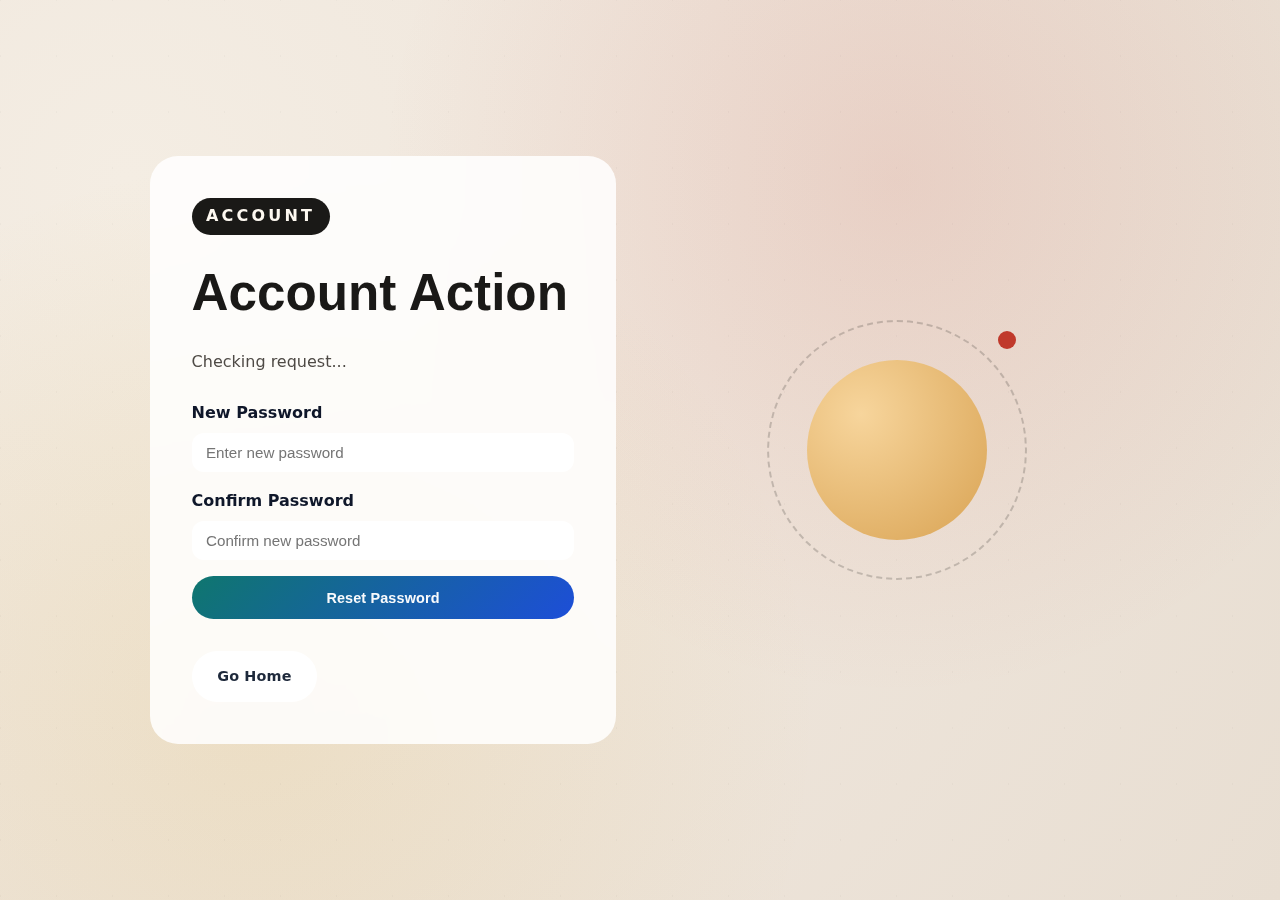
<file: action.html>
<!doctype html>
<html lang="en">

<head>
  <meta charset="utf-8" />
  <meta name="viewport" content="width=device-width, initial-scale=1" />
  <title>Account Action | Kaung Khant Ko</title>
  <meta name="description" content="Complete account actions." />
  <meta name="robots" content="noindex, nofollow" />
  <meta http-equiv="Content-Security-Policy"
    content="default-src 'self'; img-src 'self' data: https://upload.wikimedia.org https://www.googletagmanager.com https://www.google-analytics.com; style-src 'self' 'unsafe-inline' https://fonts.googleapis.com; font-src 'self' https://fonts.gstatic.com; script-src 'self' 'unsafe-inline' https://www.googletagmanager.com https://www.gstatic.com; connect-src 'self' https://www.google-analytics.com https://www.googletagmanager.com https://identitytoolkit.googleapis.com https://securetoken.googleapis.com; base-uri 'self'; form-action 'self'; upgrade-insecure-requests" />
  <meta name="theme-color" content="#c0392b" />
  <link rel="preconnect" href="https://fonts.googleapis.com" />
  <link rel="preconnect" href="https://fonts.gstatic.com" crossorigin />
  <link
    href="https://fonts.googleapis.com/css2?family=Syne:wght@500;600;700;800&family=Sora:wght@300;400;500;600;700&display=swap"
    rel="stylesheet" />
  <link rel="preload" href="style.css" as="style" />
  <link rel="stylesheet" href="style.css" />
  <link rel="manifest" href="manifest.json" />
  <link rel="icon" href="favicon.png" type="image/png" />
</head>

<body class="error-page">
  <div class="error-bg"></div>
  <div class="error-grid"></div>

  <main class="error-shell">
    <div class="error-card">
      <span class="error-chip">ACCOUNT</span>
      <h1>Account Action</h1>
      <p class="action-status">Checking request...</p>

      <form class="admin-form action-form" hidden>
        <label class="admin-field">
          <span>New Password</span>
          <input type="password" name="newPassword" placeholder="Enter new password" minlength="6" />
        </label>
        <label class="admin-field">
          <span>Confirm Password</span>
          <input type="password" name="confirmPassword" placeholder="Confirm new password" minlength="6" />
        </label>
        <button class="primary-button" type="submit">Reset Password</button>
      </form>

      <div class="action-message muted" style="margin-top: 1rem;"></div>
      <a class="secondary-button" href="index.html" style="margin-top: 1rem;">Go Home</a>
    </div>

    <div class="error-orbital">
      <div class="orbit"></div>
      <div class="planet"></div>
      <div class="satellite"></div>
    </div>
  </main>

  <script type="module" src="action.js"></script>
</body>

</html>
</file>
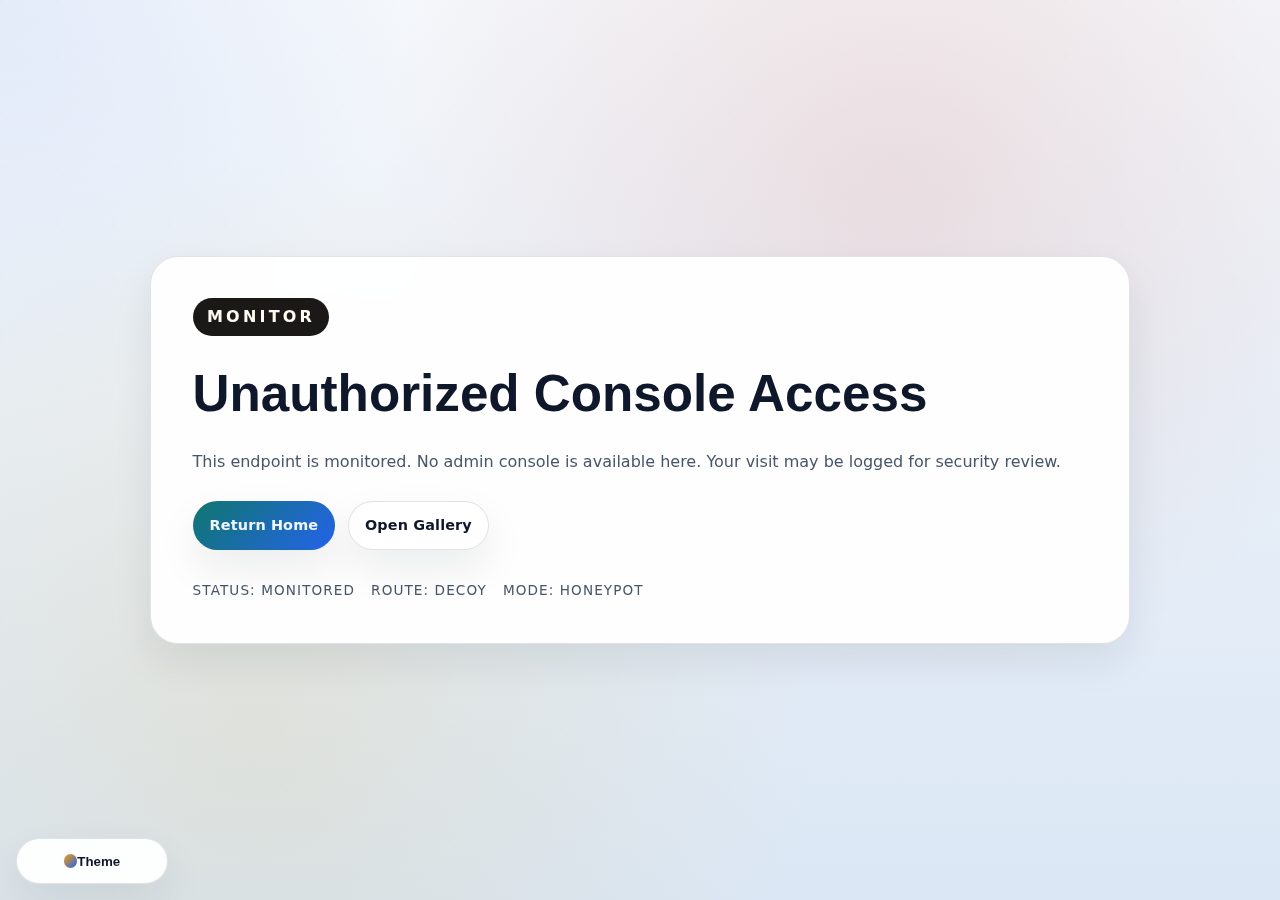
<file: admin-console.html>
<!doctype html>
<html lang="en">

<head>
  <meta charset="utf-8" />
  <meta name="viewport" content="width=device-width, initial-scale=1" />
  <title>System Console</title>
  <meta name="robots" content="noindex, nofollow" />
  <meta name="theme-color" content="#0f172a" />
  <meta http-equiv="Content-Security-Policy"
    content="default-src 'self'; img-src 'self' data: https://www.googletagmanager.com https://www.google-analytics.com; style-src 'self' 'unsafe-inline' https://fonts.googleapis.com; font-src 'self' https://fonts.gstatic.com; script-src 'self' 'unsafe-inline' https://www.googletagmanager.com; connect-src 'self' https://www.google-analytics.com https://www.googletagmanager.com; base-uri 'self'; form-action 'self'; object-src 'none'; frame-src 'none'; upgrade-insecure-requests" />

  <link rel="preconnect" href="https://fonts.googleapis.com" />
  <link rel="preconnect" href="https://fonts.gstatic.com" crossorigin />
  <link
    href="https://fonts.googleapis.com/css2?family=Syne:wght@500;600;700;800&amp;family=Sora:wght@300;400;500;600;700&amp;display=swap"
    rel="stylesheet" />
  <link rel="stylesheet" href="style.css" />
  <link rel="stylesheet" href="site-fixes.css" />
  <link rel="icon" href="favicon.png" type="image/png" />

  <script async src="https://www.googletagmanager.com/gtag/js?id=G-2Z1HYZ952T"></script>
  <script>
    window.dataLayer = window.dataLayer || [];
    function gtag() { dataLayer.push(arguments); }
    gtag('js', new Date());
    gtag('config', 'G-2Z1HYZ952T');

    window.addEventListener('load', function () {
      localStorage.setItem('security-honeypot-hit', new Date().toISOString());
      if (typeof gtag === 'function') {
        gtag('event', 'honeypot_hit', {
          event_category: 'security',
          event_label: window.location.pathname,
          page_title: document.title
        });
      }
    });
  </script>
</head>

<body class="error-page">
  <div class="error-bg"></div>
  <div class="error-grid"></div>

  <main class="error-shell">
    <div class="error-card">
      <span class="error-chip">MONITOR</span>
      <h1>Unauthorized Console Access</h1>
      <p>
        This endpoint is monitored. No admin console is available here.
        Your visit may be logged for security review.
      </p>
      <div class="error-actions">
        <a class="primary-button" href="index.html">Return Home</a>
        <a class="secondary-button" href="gallery.html">Open Gallery</a>
      </div>
      <div class="error-coordinates">
        <span>Status: monitored</span>
        <span>Route: decoy</span>
        <span>Mode: honeypot</span>
      </div>
    </div>
  </main>

  <button type="button" class="theme-toggle theme-toggle--floating" data-theme-toggle aria-label="Toggle color theme">Theme</button>

  <script src="script.js" defer></script>
</body>

</html>
</file>
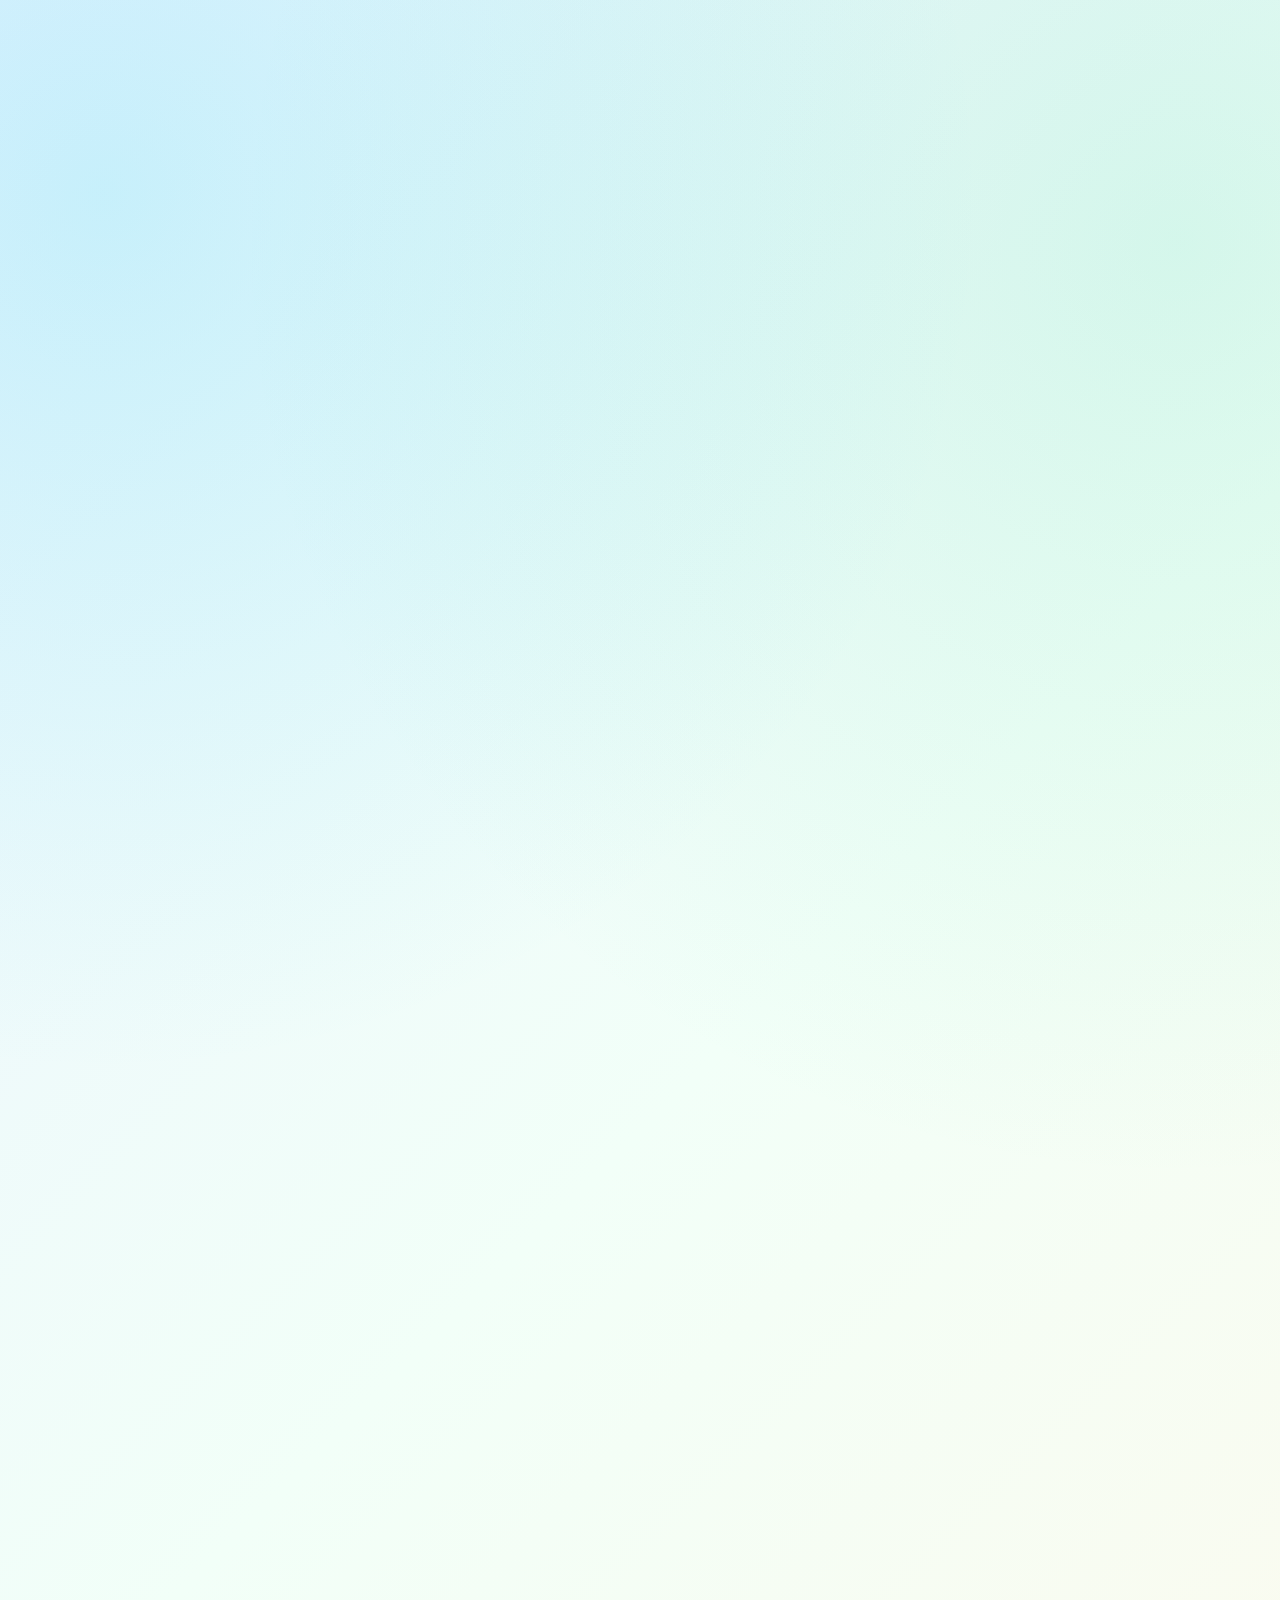
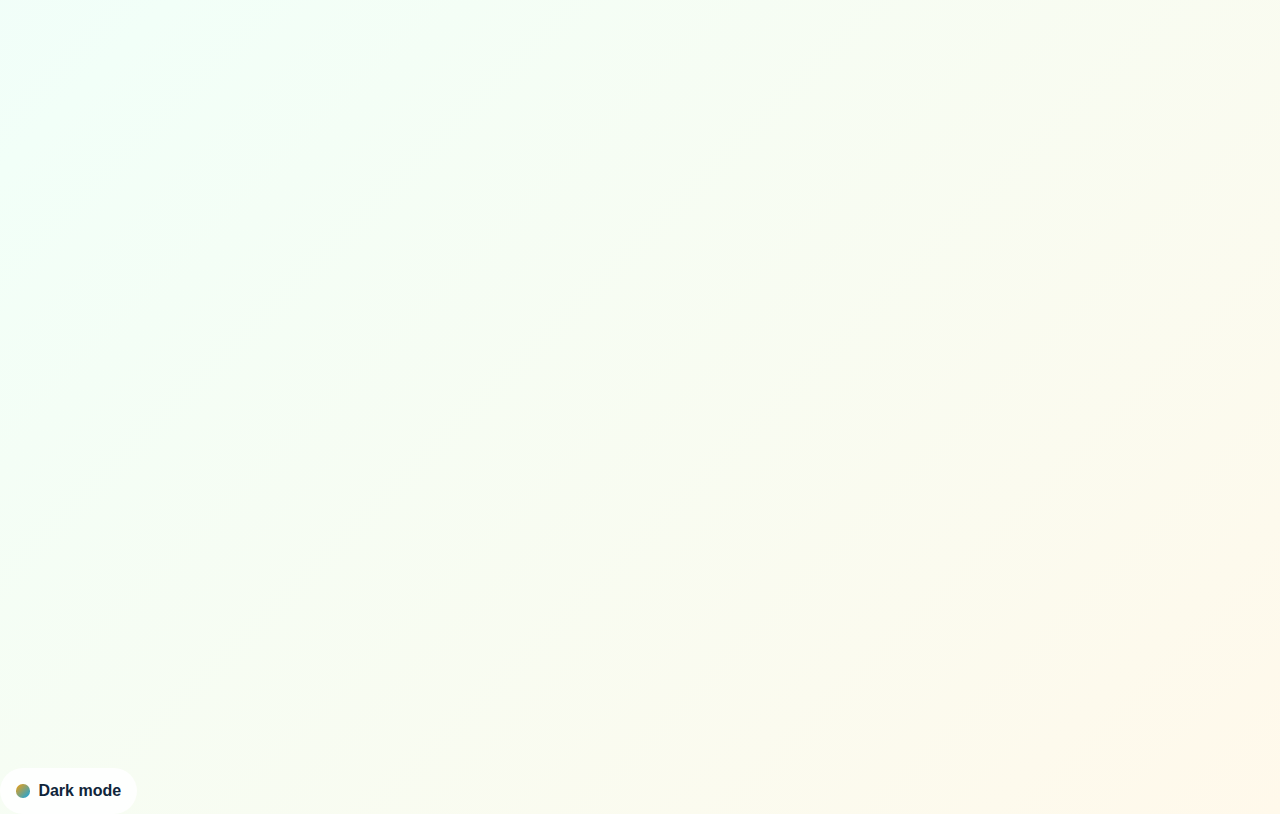
<file: newstep.html>
<!DOCTYPE html>
<html lang="en">
<head>
  <meta charset="UTF-8" />
  <meta name="viewport" content="width=device-width, initial-scale=1.0" />
  <meta name="theme-color" content="#f5f8fc" />
  <title>NewSteps - Student Finance Planner</title>
  <link rel="preconnect" href="https://fonts.googleapis.com" />
  <link rel="preconnect" href="https://fonts.gstatic.com" crossorigin />
  <link href="https://fonts.googleapis.com/css2?family=Manrope:wght@400;500;600;700&display=swap" rel="stylesheet" />
  <link rel="stylesheet" href="https://api.fontshare.com/v2/css?f[]=clash-display@400,500,600,700&display=swap" />
  <link rel="icon" type="image/png" href="NS.png" />
  <link rel="stylesheet" href="newstep.css" />
</head>
<body>
  <header class="hero">
    <div class="hero__content">
      <div class="brand-row">
        <img src="NS.png" alt="NewSteps logo" class="brand-logo" />
        <p class="eyebrow">NewSteps</p>
      </div>
      <nav class="page-links" aria-label="Site navigation">
        <a href="index.html">Home</a>
        <a href="index.html#projects">Projects</a>
        <a href="gallery.html">Gallery</a>
      </nav>
      <div class="hero-controls">
        <button type="button" class="theme-toggle" data-theme-toggle aria-label="Toggle color theme">Theme</button>
      </div>
      <h1>Simple Student Money Planner</h1>
      <p class="subtitle">Enter daily money in, daily spending out, and see clear monthly savings results.</p>
    </div>
  </header>

  <main class="container">
    <section class="card input-card">
      <h2>Daily Inputs</h2>
      <div class="grid">
        <label>Daily Pocket Money (MMK)
          <input type="number" id="income" min="0" step="1" placeholder="e.g. 8000" />
        </label>

        <label>Savings Goal Amount (MMK)
          <input type="number" id="goal" min="0" step="1" placeholder="e.g. 500000" />
        </label>

        <label>Timeframe
          <select id="timeframeType">
            <option value="months">Months</option>
            <option value="years">Years</option>
          </select>
        </label>

        <label>Timeframe Value
          <input type="number" id="timeframeValue" min="1" step="1" value="12" />
        </label>

        <label>Deadline (Months)
          <input type="number" id="deadlineMonths" min="1" step="1" value="12" />
        </label>
      </div>

      <h3>Daily Spending</h3>
      <div class="grid expenses-grid">
        <label>Snacks (MMK/day)
          <input type="number" class="expense" id="snacks" min="0" step="1" value="0" />
        </label>
        <label>Transport (MMK/day)
          <input type="number" class="expense" id="transport" min="0" step="1" value="0" />
        </label>
        <label>School Fees (MMK/day)
          <input type="number" class="expense" id="schoolFees" min="0" step="1" value="0" />
        </label>
        <label>Mobile Top-up (MMK/day)
          <input type="number" class="expense" id="mobile" min="0" step="1" value="0" />
        </label>
        <label>Gaming / Entertainment (MMK/day)
          <input type="number" class="expense" id="entertainment" min="0" step="1" value="0" />
        </label>
        <label>Other (MMK/day)
          <input type="number" class="expense" id="other" min="0" step="1" value="0" />
        </label>
      </div>

      <div class="action-box">
        <button id="calculateBtn" type="button" class="btn btn-primary">Calculate</button>
        <button id="resetBtn" type="button" class="btn btn-secondary">Reset</button>
      </div>
    </section>

    <section class="card slider-card">
      <h2>Spending Reduction Test</h2>
      <p class="muted">Use sliders to test how reducing spending changes your savings goal timeline.</p>
      <div class="slider-grid">
        <label>Snacks Reduction: <span id="snacksReductionValue">20%</span>
          <input type="range" class="reduction" id="snacksReduction" min="0" max="80" step="1" value="20" />
        </label>
        <label>Transport Reduction: <span id="transportReductionValue">10%</span>
          <input type="range" class="reduction" id="transportReduction" min="0" max="80" step="1" value="10" />
        </label>
        <label>School Fees Reduction: <span id="schoolFeesReductionValue">0%</span>
          <input type="range" class="reduction" id="schoolFeesReduction" min="0" max="80" step="1" value="0" />
        </label>
        <label>Mobile Reduction: <span id="mobileReductionValue">10%</span>
          <input type="range" class="reduction" id="mobileReduction" min="0" max="80" step="1" value="10" />
        </label>
        <label>Entertainment Reduction: <span id="entertainmentReductionValue">25%</span>
          <input type="range" class="reduction" id="entertainmentReduction" min="0" max="80" step="1" value="25" />
        </label>
        <label>Other Reduction: <span id="otherReductionValue">10%</span>
          <input type="range" class="reduction" id="otherReduction" min="0" max="80" step="1" value="10" />
        </label>
      </div>
    </section>

    <section class="card receipt-card">
      <details class="optional-tools">
        <summary>Optional: Import Receipt</summary>
        <p class="muted">Drop a receipt image to auto-fill daily expense categories.</p>
        <div id="receiptDropZone" class="receipt-dropzone" tabindex="0" aria-label="Receipt drop area">
          <p>Drag & drop receipt image here</p>
          <p class="muted">or</p>
          <label class="receipt-upload-btn" for="receiptFile">Choose Receipt</label>
          <input type="file" id="receiptFile" accept="image/*" hidden />
        </div>
        <label class="receipt-mode">
          <input type="checkbox" id="receiptAddMode" />
          Add to current values (unchecked = replace values)
        </label>
        <p id="receiptStatus" class="muted">No receipt imported yet.</p>
      </details>
    </section>

    <section class="card results-card">
      <h2>Results</h2>
      <div class="scenario-grid">
        <article class="scenario scenario--current">
          <h3>Scenario A: Current Spending</h3>
          <ul>
            <li>Total Expenses (Monthly): <strong id="currentTotalExpenses">MMK 0</strong></li>
            <li>Monthly Savings: <strong id="currentMonthlySavings">MMK 0</strong></li>
            <li>Yearly Savings: <strong id="currentYearlySavings">MMK 0</strong></li>
            <li>Time to Goal: <strong id="currentTimeToGoal">Not reachable</strong></li>
          </ul>
        </article>

        <article class="scenario scenario--reduced">
          <h3>Scenario B: Reduced Spending</h3>
          <ul>
            <li>Total Expenses (Monthly): <strong id="reducedTotalExpenses">MMK 0</strong></li>
            <li>Monthly Savings: <strong id="reducedMonthlySavings">MMK 0</strong></li>
            <li>Yearly Savings: <strong id="reducedYearlySavings">MMK 0</strong></li>
            <li>Time to Goal: <strong id="reducedTimeToGoal">Not reachable</strong></li>
          </ul>
        </article>
      </div>

      <div class="advice" id="adviceMessage">Enter your values to see smart savings feedback.</div>
      <div class="advice" id="lossAversionMessage">Loss aversion insight appears after entering daily income and spending.</div>
      <div class="advice" id="smartGoalMessage">SMART goal analysis appears after entering goal, savings, and deadline.</div>
      <div class="advice" id="moneyDrainMessage">Main expense drain analysis appears after entering expenses.</div>
      <div class="advice" id="needsWantsMessage">Needs vs wants analysis appears after entering expenses.</div>
      <div class="advice" id="personalityMessage">Financial personality appears after entering income and expenses.</div>
      <div class="advice" id="behaviorTrendMessage">Behavior trend detection starts after at least 3 sessions.</div>

      <h3>Goal Progress</h3>
      <div class="progress-track" role="progressbar" aria-valuemin="0" aria-valuemax="100" aria-valuenow="0">
        <div class="progress-fill" id="goalProgress"></div>
      </div>
      <p class="muted" id="goalProgressText">0% of monthly goal pace achieved.</p>

      <h3>Savings Projection</h3>
      <div class="projection-grid">
        <div class="projection-box"><span>1 Year</span><strong id="projection1y">MMK 0</strong></div>
        <div class="projection-box"><span>3 Years</span><strong id="projection3y">MMK 0</strong></div>
        <div class="projection-box"><span>5 Years</span><strong id="projection5y">MMK 0</strong></div>
      </div>

      <h3>Compound Growth Simulation (5% yearly increase)</h3>
      <div id="compoundComparison" class="compound-comparison"></div>
    </section>

  </main>

  <button type="button" class="theme-toggle theme-toggle--floating" data-theme-toggle aria-label="Toggle color theme">Theme</button>

  <script src="https://cdn.jsdelivr.net/npm/tesseract.js@5/dist/tesseract.min.js"></script>
  <script src="newstep.js"></script>
</body>
</html>
</file>
<file: style.css>
:root {
  --bg: #f9f4f1;
  --surface: #ffffff;
  --surface-strong: #efe9ff;
  --text: #1c1a21;
  --muted: #5c5761;
  --accent: #e83e8c;
  --accent-2: #3b82f6;
  --accent-3: #f6c453;
  --lunar-red: rgba(232, 62, 140, 0.12);
  --lunar-gold: rgba(59, 130, 246, 0.12);
  --lunar-ink: rgba(28, 26, 33, 0.08);
  --border: rgba(28, 26, 33, 0.12);
  --shadow: 0 26px 70px rgba(22, 18, 28, 0.14);
  --radius-lg: 28px;
  --radius-md: 18px;
  --radius-sm: 12px;
  --container: 1160px;
}

* {
  box-sizing: border-box;
  margin: 0;
  padding: 0;
}

html {
  scroll-behavior: smooth;
}

body {
  font-family: "Sora", system-ui, sans-serif;
  background:
    radial-gradient(circle at 10% 15%, rgba(232, 62, 140, 0.14), transparent 55%),
    radial-gradient(circle at 90% 0%, rgba(59, 130, 246, 0.14), transparent 45%),
    conic-gradient(from 120deg at 70% 20%, rgba(246, 196, 83, 0.12), transparent 35%),
    var(--bg);
  color: var(--text);
  line-height: 1.7;
  min-height: 100vh;
  animation: page-fade 0.6s ease;
}

img {
  max-width: 100%;
  display: block;
}

@keyframes page-fade {
  from {
    opacity: 0;
    transform: translateY(10px);
  }
  to {
    opacity: 1;
    transform: translateY(0);
  }
}

a {
  color: inherit;
  text-decoration: none;
}

ul {
  list-style: none;
}

.muted {
  color: var(--muted);
}

.container {
  width: min(var(--container), 90vw);
  margin: 0 auto;
}

.bg-orb {
  position: fixed;
  width: 420px;
  height: 420px;
  border-radius: 50%;
  filter: blur(60px);
  opacity: 0.55;
  z-index: -2;
}

.orb-a {
  background: radial-gradient(circle, var(--accent) 0%, transparent 70%);
  top: -160px;
  left: -120px;
}

.orb-b {
  background: radial-gradient(circle, var(--accent-2) 0%, transparent 70%);
  bottom: -160px;
  right: -120px;
}

.bg-grid {
  position: fixed;
  inset: 0;
  background-image:
    radial-gradient(circle at 20% 20%, rgba(246, 196, 83, 0.1) 0, transparent 55%),
    radial-gradient(circle at 80% 10%, rgba(232, 62, 140, 0.1) 0, transparent 50%),
    linear-gradient(120deg, var(--lunar-ink) 1px, transparent 1px),
    linear-gradient(60deg, var(--lunar-ink) 1px, transparent 1px);
  background-size: 520px 520px, 620px 620px, 48px 48px, 48px 48px;
  z-index: -3;
  opacity: 0.45;
}


.site-header {
  position: sticky;
  top: 0;
  z-index: 10;
  background: rgba(248, 243, 237, 0.85);
  backdrop-filter: blur(18px);
  border-bottom: 1px solid var(--border);
}

.header-inner {
  display: flex;
  align-items: center;
  justify-content: space-between;
  gap: 1rem;
  padding: 1rem 0;
  flex-wrap: wrap;
}

.brand {
  display: flex;
  align-items: center;
  gap: 0.75rem;
  font-family: "Syne", sans-serif;
  font-weight: 700;
  letter-spacing: 0.02em;
  white-space: nowrap;
}

.brand-logo {
  border-radius: 12px;
}

.nav {
  display: flex;
  gap: 1.2rem;
  font-weight: 600;
  font-size: 0.95rem;
  flex-wrap: wrap;
  justify-content: flex-end;
}

.nav a {
  white-space: nowrap;
}

.nav a {
  padding: 0.45rem 0.75rem;
  border-radius: 999px;
  transition: background 0.2s ease, color 0.2s ease;
}

.nav a.active,
.nav a:hover {
  background: var(--accent-3);
  color: #1a1917;
}

.lang-toggle {
  display: flex;
  gap: 0.4rem;
  align-items: center;
}

.lang-button {
  border: 1px solid var(--border);
  background: var(--surface);
  color: inherit;
  padding: 0.35rem 0.7rem;
  border-radius: 999px;
  font-weight: 600;
  font-size: 0.8rem;
  cursor: pointer;
  transition: background 0.2s ease, transform 0.2s ease;
}

.lang-button:hover {
  transform: translateY(-1px);
  background: var(--accent-3);
  color: #1a1917;
}

.lang-button.active {
  background: var(--accent-2);
  color: #0f1413;
  border-color: transparent;
}

.ghost-button {
  border: 1px solid var(--border);
  padding: 0.45rem 1rem;
  border-radius: 999px;
  background: transparent;
  font-weight: 600;
  cursor: pointer;
  transition: transform 0.2s ease, box-shadow 0.2s ease;
}

.ghost-button:hover {
  transform: translateY(-2px);
  box-shadow: var(--shadow);
}

.chatbot {
  position: fixed;
  right: 1.5rem;
  bottom: 1.5rem;
  z-index: 50;
  font-family: "Sora", system-ui, sans-serif;
  transition: opacity 0.2s ease, transform 0.2s ease;
}

.chatbot.is-hidden {
  opacity: 0;
  pointer-events: none;
  transform: translateY(12px);
}

.chatbot-toggle {
  border: none;
  background: var(--accent);
  color: #fff;
  width: 48px;
  height: 48px;
  padding: 0;
  border-radius: 999px;
  font-weight: 700;
  cursor: pointer;
  box-shadow: var(--shadow);
  transition: transform 0.2s ease, box-shadow 0.2s ease;
  display: grid;
  place-items: center;
}

.chatbot-icon {
  width: 22px;
  height: 22px;
  fill: currentColor;
}

.chatbot-toggle:hover {
  transform: translateY(-2px);
  box-shadow: 0 18px 40px rgba(28, 26, 23, 0.18);
}

.chatbot-panel {
  position: absolute;
  right: 0;
  bottom: 3.2rem;
  width: min(320px, 92vw);
  background: var(--surface-strong);
  border: 1px solid var(--border);
  border-radius: var(--radius-lg);
  box-shadow: var(--shadow);
  padding: 1rem;
  display: none;
}

.chatbot-panel.active {
  display: grid;
  gap: 0.9rem;
}

.chatbot-header {
  display: flex;
  justify-content: space-between;
  align-items: start;
  gap: 1rem;
}

.chatbot-brand {
  display: flex;
  align-items: center;
  gap: 0.6rem;
}

.chatbot-logo {
  width: 32px;
  height: 32px;
  flex-shrink: 0;
}

.chatbot-title {
  font-family: "Syne", sans-serif;
  font-size: 1.1rem;
  margin: 0;
}

.chatbot-subtitle {
  margin: 0.2rem 0 0;
  color: var(--muted);
  font-size: 0.85rem;
}

.chatbot-close {
  border: none;
  background: transparent;
  font-size: 1rem;
  cursor: pointer;
}

.chatbot-messages {
  display: grid;
  gap: 0.6rem;
  max-height: 240px;
  overflow-y: auto;
  padding-right: 0.2rem;
}

.chatbot-bubble {
  padding: 0.6rem 0.75rem;
  border-radius: 12px;
  font-size: 0.9rem;
  line-height: 1.4;
}

.chatbot-bubble.user {
  background: var(--accent-3);
  color: #1a1917;
  justify-self: end;
}

.chatbot-bubble.bot {
  background: var(--surface);
  border: 1px solid var(--border);
}

.chatbot-form {
  display: grid;
  grid-template-columns: 1fr auto;
  gap: 0.5rem;
}

.chatbot-input {
  border: 1px solid var(--border);
  border-radius: 999px;
  padding: 0.55rem 0.8rem;
  font-size: 0.9rem;
  background: #fff;
}

.chatbot-send {
  border: none;
  background: var(--accent-2);
  color: #0f1413;
  font-weight: 700;
  border-radius: 999px;
  padding: 0.55rem 0.9rem;
  cursor: pointer;
}

.error-page {
  min-height: 100vh;
  background: radial-gradient(circle at 10% 20%, #f4ede3, #efe6dc 45%, #e8ded2 100%);
  color: #1a1917;
  display: grid;
  place-items: center;
  font-family: "Sora", system-ui, sans-serif;
  position: relative;
  overflow: hidden;
}

.error-bg {
  position: absolute;
  inset: 0;
  background: radial-gradient(circle at 70% 20%, rgba(192, 57, 43, 0.12), transparent 45%),
    radial-gradient(circle at 20% 80%, rgba(212, 160, 23, 0.12), transparent 45%);
  z-index: 0;
}

.error-grid {
  position: absolute;
  inset: 0;
  background-image:
    linear-gradient(120deg, rgba(28, 26, 23, 0.05) 1px, transparent 1px),
    linear-gradient(60deg, rgba(28, 26, 23, 0.05) 1px, transparent 1px);
  background-size: 56px 56px;
  opacity: 0.6;
  z-index: 0;
}

.error-shell {
  position: relative;
  z-index: 1;
  width: min(980px, 92vw);
  display: grid;
  grid-template-columns: repeat(auto-fit, minmax(260px, 1fr));
  gap: 3rem;
  align-items: center;
}

.error-card {
  background: rgba(255, 255, 255, 0.85);
  border: 1px solid rgba(28, 26, 23, 0.12);
  border-radius: 28px;
  padding: 2.6rem;
  box-shadow: 0 28px 70px rgba(28, 26, 23, 0.18);
  backdrop-filter: blur(12px);
}

.error-card h1 {
  font-family: "Syne", sans-serif;
  font-size: clamp(2.4rem, 4vw, 3.4rem);
  margin-bottom: 0.8rem;
}

.error-card p {
  color: #4e4a45;
  line-height: 1.6;
  margin-bottom: 1.6rem;
}

.error-chip {
  display: inline-flex;
  align-items: center;
  justify-content: center;
  border-radius: 999px;
  padding: 0.35rem 0.9rem;
  background: #1a1917;
  color: #fef9f1;
  font-weight: 700;
  letter-spacing: 0.2em;
  margin-bottom: 1rem;
}

.error-actions {
  display: flex;
  flex-wrap: wrap;
  gap: 0.8rem;
  margin-bottom: 1.8rem;
}

.admin-form {
  display: grid;
  gap: 1rem;
  margin-top: 1rem;
}

.admin-field {
  display: grid;
  gap: 0.4rem;
  font-weight: 600;
  color: var(--text);
}

.admin-field input {
  border: 1px solid var(--border);
  border-radius: 12px;
  padding: 0.7rem 0.9rem;
  font-size: 0.95rem;
  background: #fff;
}

.admin-field input:focus {
  outline: 2px solid rgba(232, 62, 140, 0.35);
  border-color: rgba(232, 62, 140, 0.45);
}

.admin-error {
  color: #b12b4d;
}

.admin-signout {
  margin-top: 0.8rem;
}

body.admin-signed-in .admin-form {
  opacity: 0.6;
  pointer-events: none;
}

.error-coordinates {
  display: flex;
  gap: 1rem;
  flex-wrap: wrap;
  font-size: 0.85rem;
  color: #7b756f;
  text-transform: uppercase;
  letter-spacing: 0.08em;
}

.error-orbital {
  position: relative;
  height: 320px;
  display: grid;
  place-items: center;
}

.error-orbital .planet {
  width: 180px;
  height: 180px;
  border-radius: 50%;
  background: radial-gradient(circle at 30% 30%, #f7d59c, #d9a353);
  box-shadow: 0 40px 80px rgba(28, 26, 23, 0.25);
}

.error-orbital .orbit {
  position: absolute;
  width: 260px;
  height: 260px;
  border: 2px dashed rgba(28, 26, 23, 0.2);
  border-radius: 50%;
  animation: orbit-spin 18s linear infinite;
}

.error-orbital .satellite {
  position: absolute;
  width: 18px;
  height: 18px;
  border-radius: 50%;
  background: #c0392b;
  box-shadow: 0 0 0 6px rgba(192, 57, 43, 0.2);
  transform: translate(110px, -110px);
  animation: satellite-float 3s ease-in-out infinite;
}

@keyframes orbit-spin {
  to {
    transform: rotate(360deg);
  }
}

@keyframes satellite-float {
  0%,
  100% {
    transform: translate(110px, -110px);
  }
  50% {
    transform: translate(110px, -100px);
  }
}


.hero {
  padding: 5rem 0 3rem;
}

.hero-grid {
  display: grid;
  grid-template-columns: repeat(auto-fit, minmax(280px, 1fr));
  gap: 3rem;
  align-items: center;
}

.hero-copy h1 {
  font-family: "Syne", sans-serif;
  font-size: clamp(2.6rem, 5vw, 4rem);
  line-height: 1.05;
  margin-bottom: 1.2rem;
}

.typing-name {
  position: relative;
  display: inline-block;
  white-space: nowrap;
}

.typing-name::after {
  content: "";
  display: inline-block;
  width: 0.12em;
  height: 0.95em;
  margin-left: 0.12em;
  background: var(--accent);
  animation: caretBlink 0.9s steps(2, start) infinite;
  vertical-align: -0.08em;
}

.typing-name.typed::after {
  animation: caretFade 0.8s ease forwards;
}

@keyframes caretBlink {
  0%, 100% { opacity: 1; }
  50% { opacity: 0; }
}

@keyframes caretFade {
  to { opacity: 0; }
}

.eyebrow {
  text-transform: uppercase;
  letter-spacing: 0.25em;
  font-size: 0.75rem;
  color: var(--muted);
  margin-bottom: 1.2rem;
}

.lead {
  font-size: 1.1rem;
  color: var(--muted);
  margin-bottom: 2rem;
}

.hero-actions {
  display: flex;
  flex-wrap: wrap;
  gap: 1rem;
  margin-bottom: 2rem;
}

.primary-button,
.secondary-button {
  padding: 0.85rem 1.6rem;
  border-radius: 999px;
  font-weight: 600;
  display: inline-flex;
  align-items: center;
  justify-content: center;
  border: 1px solid transparent;
  transition: transform 0.2s ease, box-shadow 0.2s ease;
  position: relative;
  overflow: hidden;
  letter-spacing: 0.02em;
  text-transform: uppercase;
  font-size: 0.85rem;
  z-index: 0;
}

.primary-button {
  background: linear-gradient(135deg, var(--accent) 0%, var(--accent-2) 55%, var(--accent-3) 100%);
  color: #1a1917;
  box-shadow: 0 14px 38px rgba(232, 62, 140, 0.28);
  border-color: rgba(232, 62, 140, 0.35);
}

.secondary-button {
  border-color: rgba(59, 130, 246, 0.35);
  background: rgba(255, 255, 255, 0.75);
  color: #1c1a17;
}

.primary-button:hover,
.secondary-button:hover {
  transform: translateY(-2px);
}

.primary-button::before,
.secondary-button::before {
  content: "";
  position: absolute;
  inset: -2px;
  border-radius: inherit;
  background: conic-gradient(
    from 0deg,
    transparent 0deg,
    rgba(246, 196, 83, 0.35) 90deg,
    rgba(232, 62, 140, 0.45) 180deg,
    rgba(59, 130, 246, 0.35) 270deg,
    transparent 360deg
  );
  opacity: 0.65;
  animation: buttonGlow 3.5s linear infinite;
  transition: opacity 0.3s ease, filter 0.3s ease;
  z-index: -1;
  filter: blur(0.5px);
}

.primary-button::after,
.secondary-button::after {
  content: "";
  position: absolute;
  inset: 1px;
  border-radius: inherit;
  background: rgba(255, 255, 255, 0.9);
  z-index: -1;
}

.primary-button:hover::before,
.secondary-button:hover::before {
  opacity: 0.95;
  filter: blur(0px);
}

.primary-button:focus-visible,
.secondary-button:focus-visible {
  outline: 2px solid rgba(232, 62, 140, 0.5);
  outline-offset: 3px;
  box-shadow: 0 0 20px rgba(232, 62, 140, 0.28);
}

@keyframes buttonGlow {
  to {
    transform: rotate(360deg);
  }
}

.hero-stats {
  display: grid;
  grid-template-columns: repeat(auto-fit, minmax(140px, 1fr));
  gap: 1rem;
}

.stat-card {
  padding: 1.2rem;
  border-radius: var(--radius-md);
  background: linear-gradient(150deg, rgba(255, 255, 255, 0.95), rgba(239, 233, 255, 0.9));
  border: 1px solid var(--border);
  box-shadow: var(--shadow);
}

.stat-number {
  display: block;
  font-family: "Syne", sans-serif;
  font-size: 1.6rem;
  margin-bottom: 0.3rem;
}

.stat-label {
  color: var(--muted);
  font-size: 0.9rem;
}

.hero-portrait {
  display: grid;
  gap: 1.2rem;
  justify-items: center;
}

.hero-portrait .badge-stack {
  max-width: 340px;
}

.portrait-frame {
  padding: 1.2rem;
  background: linear-gradient(135deg, rgba(255, 255, 255, 0.9), rgba(239, 233, 255, 0.9));
  border-radius: var(--radius-lg);
  box-shadow: var(--shadow);
  border: 1px solid var(--border);
}

.portrait-frame img {
  border-radius: var(--radius-lg);
  width: min(340px, 90vw);
  height: auto;
  object-fit: cover;
}

.badge-stack {
  display: flex;
  flex-wrap: wrap;
  gap: 0.5rem;
  justify-content: center;
}

.badge {
  padding: 0.35rem 0.75rem;
  border-radius: 999px;
  background: var(--accent-2);
  color: #0f1413;
  font-weight: 600;
  font-size: 0.8rem;
}

.section {
  padding: 3.5rem 0;
}

.section h2 {
  font-family: "Syne", sans-serif;
  font-size: clamp(1.8rem, 3vw, 2.4rem);
  margin-bottom: 1.2rem;
}

.section p {
  color: var(--muted);
}

.about-grid {
  display: grid;
  grid-template-columns: repeat(auto-fit, minmax(260px, 1fr));
  gap: 2rem;
  align-items: center;
}

.highlight-panel {
  background: linear-gradient(160deg, rgba(255, 255, 255, 0.95), rgba(239, 233, 255, 0.85));
  border: 1px solid rgba(59, 130, 246, 0.2);
  border-radius: var(--radius-md);
  padding: 1.6rem;
  box-shadow: var(--shadow);
}

.tags {
  display: flex;
  flex-wrap: wrap;
  gap: 0.6rem;
  margin-top: 1rem;
}

.tags li {
  padding: 0.35rem 0.8rem;
  border-radius: 999px;
  background: linear-gradient(120deg, rgba(255, 255, 255, 0.85), rgba(246, 196, 83, 0.25));
  border: 1px solid rgba(232, 62, 140, 0.18);
  font-size: 0.85rem;
}

.skills-wrapper {
  display: grid;
  gap: 1.4rem;
  max-width: 680px;
}

.skill-label {
  display: flex;
  justify-content: space-between;
  font-weight: 600;
}

.skill-percent {
  color: var(--muted);
}

.progress {
  width: 100%;
  height: 10px;
  border-radius: 999px;
  overflow: hidden;
  border: 1px solid var(--border);
  background: rgba(0, 0, 0, 0.05);
}

.progress-bar {
  height: 100%;
  width: 0;
  border-radius: 999px;
  background: linear-gradient(90deg, var(--accent), var(--accent-2));
  transition: width 1.2s ease;
}

.card-grid {
  display: grid;
  grid-template-columns: repeat(auto-fit, minmax(220px, 1fr));
  gap: 1.5rem;
}

.card-grid.two {
  grid-template-columns: repeat(auto-fit, minmax(260px, 1fr));
}

.card {
  background: linear-gradient(155deg, rgba(255, 255, 255, 0.98), rgba(246, 244, 255, 0.9));
  border: 1px solid rgba(59, 130, 246, 0.16);
  border-radius: var(--radius-md);
  padding: 1.6rem;
  box-shadow: var(--shadow);
  min-height: 160px;
}

#certificates .card,
#honors .card {
  text-align: center;
  display: flex;
  flex-direction: column;
  justify-content: center;
}

.card h3 {
  font-family: "Syne", sans-serif;
  margin-bottom: 0.6rem;
}

#certificates .card {
  text-align: left;
}

#certificates .certificates-grid {
  grid-template-columns: repeat(auto-fit, minmax(260px, 1fr));
}

.certificate-card {
  position: relative;
  padding: 1.4rem;
  min-height: 220px;
  justify-content: flex-start;
  gap: 0.65rem;
  border: 1px solid rgba(59, 130, 246, 0.22);
  background: linear-gradient(160deg, rgba(255, 255, 255, 0.98), rgba(250, 251, 255, 0.92));
  transition: transform 0.2s ease, box-shadow 0.2s ease, border-color 0.2s ease;
}

.certificate-card::before {
  content: "";
  position: absolute;
  top: 0;
  left: 1.2rem;
  right: 1.2rem;
  height: 3px;
  border-radius: 999px;
  background: linear-gradient(90deg, var(--accent-2), var(--accent-3));
}

.certificate-card:hover {
  transform: translateY(-4px);
  border-color: rgba(232, 62, 140, 0.28);
  box-shadow: 0 18px 38px rgba(16, 24, 40, 0.14);
}

.cert-tag {
  align-self: flex-start;
  padding: 0.25rem 0.65rem;
  border-radius: 999px;
  font-size: 0.72rem;
  font-weight: 700;
  letter-spacing: 0.04em;
  text-transform: uppercase;
  color: #1d4ed8;
  background: rgba(59, 130, 246, 0.1);
}

.certificate-card h3 {
  margin: 0;
  font-size: 1.1rem;
  line-height: 1.35;
}

.cert-meta {
  margin: 0;
  font-size: 0.92rem;
  color: var(--muted);
}

.credential-link {
  margin-top: auto;
  align-self: flex-start;
  padding: 0.58rem 0.95rem;
  border-radius: 0.65rem;
  border: 1px solid rgba(59, 130, 246, 0.28);
  background: rgba(59, 130, 246, 0.06);
  color: #1e40af;
  font-weight: 600;
  text-decoration: none;
  transition: background-color 0.2s ease, border-color 0.2s ease, color 0.2s ease;
}

.credential-link:hover {
  background: rgba(59, 130, 246, 0.12);
  border-color: rgba(59, 130, 246, 0.4);
  color: #1d4ed8;
}

.credential-link:focus-visible {
  outline: 2px solid rgba(59, 130, 246, 0.35);
  outline-offset: 3px;
}

.timeline-card {
  background: linear-gradient(150deg, rgba(255, 255, 255, 0.98), rgba(239, 233, 255, 0.92));
  border: 1px solid rgba(232, 62, 140, 0.16);
  border-radius: var(--radius-md);
  padding: 1.8rem;
  box-shadow: var(--shadow);
  display: grid;
  gap: 0.8rem;
}

.timeline-date {
  font-weight: 600;
  color: var(--muted);
}

.section-head {
  display: flex;
  align-items: baseline;
  justify-content: space-between;
  gap: 1rem;
  flex-wrap: wrap;
}

.behance-columns {
  display: grid;
  grid-template-columns: repeat(auto-fit, minmax(280px, 1fr));
  gap: 2rem;
  margin-top: 1.5rem;
}

.behance-item {
  background: var(--surface);
  border: 1px solid var(--border);
  border-radius: var(--radius-md);
  padding: 1rem;
  box-shadow: var(--shadow);
  display: grid;
  gap: 0.8rem;
}

.behance-item iframe {
  width: 100%;
  height: 320px;
  border-radius: var(--radius-sm);
  border: 1px solid var(--border);
}

.contact-grid {
  display: grid;
  grid-template-columns: repeat(auto-fit, minmax(48px, 1fr));
  gap: 0.4rem;
}

.contact-card {
  background: transparent;
  border: none;
  border-radius: 0;
  padding: 0;
  box-shadow: none;
  display: grid;
  place-items: center;
  transition: transform 0.2s ease;
  text-decoration: none;
}

.contact-card.icon-only {
  aspect-ratio: 1 / 1;
}

.contact-icon {
  width: 42px;
  height: 42px;
  border-radius: 12px;
  background: linear-gradient(135deg, var(--accent) 0%, var(--accent-2) 100%);
  display: grid;
  place-items: center;
  color: #fff;
}

.contact-icon svg {
  width: 20px;
  height: 20px;
  fill: currentColor;
}

.contact-card:hover {
  transform: translateY(-4px);
}

.site-footer {
  padding: 2.5rem 0 3rem;
  text-align: center;
  color: var(--muted);
}

.gallery-page .site-header {
  background: rgba(246, 242, 238, 0.9);
}

/* Base layer for 3D gallery page (adapted from requested base.css) */
.gallery-page {
  position: relative;
  overflow-x: hidden;
  background-color: #dfe7f4;
  background-image:
    repeating-linear-gradient(
      to right,
      transparent 0 100px,
      rgba(29, 78, 216, 0.08) 100px 101px
    ),
    repeating-linear-gradient(
      to bottom,
      transparent 0 100px,
      rgba(15, 118, 110, 0.08) 100px 101px
    ),
    radial-gradient(circle at 18% 10%, rgba(29, 78, 216, 0.12), transparent 42%),
    radial-gradient(circle at 82% 85%, rgba(15, 118, 110, 0.12), transparent 38%);
}

.gallery-page::before {
  content: "";
  position: fixed;
  width: min(1400px, 92vw);
  height: 88vh;
  top: 8%;
  left: 50%;
  transform: translateX(-50%);
  pointer-events: none;
  z-index: -1;
  background:
    radial-gradient(ellipse at 50% 0%, rgba(255, 255, 255, 0.65), transparent 65%),
    linear-gradient(160deg, rgba(255, 255, 255, 0.35), rgba(219, 234, 254, 0.3));
  filter: blur(0.4px);
  border-radius: 36px;
}

.gallery-hero {
  padding: 4.5rem 0 2.5rem;
}

.gallery-hero-grid {
  display: grid;
  grid-template-columns: repeat(auto-fit, minmax(260px, 1fr));
  gap: 2.5rem;
  align-items: center;
}

.gallery-hero h1 {
  font-family: "Syne", sans-serif;
  font-size: clamp(2.4rem, 4.8vw, 3.6rem);
  margin-bottom: 1rem;
}

.museum-window {
  position: relative;
  background: linear-gradient(160deg, rgba(28, 26, 23, 0.95), rgba(60, 54, 45, 0.92));
  border-radius: var(--radius-lg);
  padding: 2rem;
  color: #f9f6f0;
  border: 1px solid rgba(255, 255, 255, 0.1);
  box-shadow: var(--shadow);
  overflow: hidden;
  min-height: 240px;
}

.window-glow {
  position: absolute;
  inset: -40% 20% auto -20%;
  height: 160%;
  background: radial-gradient(circle, rgba(212, 160, 23, 0.35), transparent 65%);
  opacity: 0.7;
  pointer-events: none;
}

.window-text {
  position: relative;
  z-index: 1;
  display: grid;
  gap: 0.6rem;
}

.window-title {
  text-transform: uppercase;
  letter-spacing: 0.25em;
  font-size: 0.75rem;
  color: rgba(249, 246, 240, 0.7);
}

.window-subtitle {
  font-family: "Syne", sans-serif;
  font-size: 1.5rem;
}

.window-stats {
  display: flex;
  gap: 1rem;
  flex-wrap: wrap;
  font-size: 0.9rem;
  color: rgba(249, 246, 240, 0.78);
}

.featured-exhibit {
  display: grid;
  grid-template-columns: repeat(auto-fit, minmax(260px, 1fr));
  gap: 2.2rem;
  align-items: center;
  margin-top: 2rem;
}

.museum-wall {
  margin-top: 2rem;
  padding: 2.5rem;
  background: linear-gradient(160deg, rgba(255, 255, 255, 0.95), rgba(239, 233, 255, 0.92));
  border-radius: var(--radius-lg);
  border: 1px solid rgba(59, 130, 246, 0.18);
  box-shadow: var(--shadow);
  position: relative;
  overflow: hidden;
}

.museum-wall::before {
  content: "";
  position: absolute;
  inset: 0;
  background:
    linear-gradient(120deg, rgba(59, 130, 246, 0.08) 1px, transparent 1px),
    linear-gradient(60deg, rgba(232, 62, 140, 0.08) 1px, transparent 1px);
  background-size: 64px 64px;
  opacity: 0.45;
  pointer-events: none;
}

.gallery-free {
  margin-top: 2rem;
  padding: 0;
  background: transparent;
  border: none;
  box-shadow: none;
  position: relative;
  overflow: visible;
}

.museum-grid {
  position: relative;
  display: grid;
  grid-template-columns: repeat(auto-fit, minmax(220px, 1fr));
  gap: 2rem;
  z-index: 1;
}

.banner {
  --slider-w: clamp(120px, 18vw, 220px);
  --slider-h: clamp(165px, 24vw, 300px);
  --ring-depth: clamp(170px, 30vw, 520px);
  --slider-top: clamp(8%, 9vw, 12%);
  width: 100%;
  min-height: clamp(520px, 82vh, 860px);
  text-align: center;
  overflow: visible;
  position: relative;
  border-radius: 24px;
}

.banner .slider {
  position: absolute;
  top: var(--slider-top);
  width: var(--slider-w);
  height: var(--slider-h);
  left: calc(50% - (var(--slider-w) / 2));
  transform-style: preserve-3d;
  transform: perspective(1000px) translateZ(0);
  animation: autoRun 16s linear infinite;
  z-index: 2;
  will-change: transform;
}

.banner .slider .item {
  position: absolute;
  inset: 0;
  transform:
    rotateY(calc((var(--position) - 1) * (360 / var(--quantity)) * 1deg))
    translateZ(var(--ring-depth));
  backface-visibility: hidden;
  -webkit-backface-visibility: hidden;
  transform-style: preserve-3d;
}

.banner .slider .item .art-frame {
  padding: 0;
  border-radius: 0;
  border: none;
  background: transparent;
  box-shadow: none;
}

.banner .slider .item .art-frame::after {
  display: none;
}

.banner .slider .item .art-image {
  display: none;
}

.banner .slider .item .art-print {
  display: block !important;
  width: 100%;
  height: 100%;
  object-fit: contain;
  object-position: center;
  border-radius: 16px;
  backface-visibility: hidden;
  -webkit-backface-visibility: hidden;
  transform: translateZ(0);
  opacity: 0.74;
  transition: opacity 280ms ease, transform 280ms ease, filter 280ms ease;
}

.banner .slider .item.is-center .art-print {
  opacity: 1;
  transform: translateZ(0) scale(1.045);
  filter:
    drop-shadow(0 0 16px rgba(34, 211, 238, 0.65))
    drop-shadow(0 0 26px rgba(14, 165, 233, 0.42));
}

@keyframes autoRun {
  from {
    transform: perspective(1000px) rotateX(-12deg) rotateY(0deg);
  }
  to {
    transform: perspective(1000px) rotateX(-12deg) rotateY(360deg);
  }
}

.banner .content {
  position: absolute;
  bottom: 0;
  left: 50%;
  transform: translateX(-50%);
  width: min(1400px, 100vw);
  height: max-content;
  padding: 0 0.9rem 0.6rem;
  display: block;
  z-index: 1;
  pointer-events: none;
}

.banner .content .model {
  display: none;
}

.banner .item .art-label {
  display: none;
}

.art-piece {
  display: grid;
  gap: 0.9rem;
  align-content: start;
}

.art-piece.is-featured .art-image {
  aspect-ratio: 4 / 5;
}

.art-frame {
  position: relative;
  padding: 1rem;
  border-radius: var(--radius-md);
  background: linear-gradient(150deg, #fef9f1, #e8dfd4);
  border: 1px solid rgba(28, 26, 23, 0.18);
  box-shadow: 0 18px 40px rgba(28, 26, 23, 0.18);
}

.art-frame.art-trigger {
  border: none;
  width: 100%;
  text-align: left;
  cursor: pointer;
}

.art-frame.art-trigger:focus-visible {
  outline: 2px solid rgba(192, 57, 43, 0.6);
  outline-offset: 4px;
}

.art-frame::after {
  content: "";
  position: absolute;
  inset: 10px;
  border-radius: calc(var(--radius-md) - 8px);
  border: 1px solid rgba(28, 26, 23, 0.1);
  pointer-events: none;
}

.art-image {
  aspect-ratio: 3 / 4;
  border-radius: calc(var(--radius-md) - 6px);
  background: var(--art-image, linear-gradient(135deg, #c0392b, #f0c674));
  background-size: cover;
  background-position: center;
  box-shadow: inset 0 0 0 1px rgba(28, 26, 23, 0.12);
}

.art-print {
  display: none;
  width: 100%;
  height: auto;
  border-radius: calc(var(--radius-md) - 6px);
  box-shadow: inset 0 0 0 1px rgba(28, 26, 23, 0.12);
}

.art-label {
  display: grid;
  gap: 0.2rem;
  padding: 0.8rem 1rem;
  border-radius: var(--radius-sm);
  background: var(--surface);
  border: 1px solid var(--border);
  box-shadow: 0 12px 24px rgba(28, 26, 23, 0.08);
}

.art-title {
  font-family: "Syne", sans-serif;
  font-size: 1rem;
}

.art-meta {
  font-size: 0.85rem;
  color: var(--muted);
}

.art-link {
  font-size: 0.75rem;
  letter-spacing: 0.08em;
  text-transform: uppercase;
  padding: 0.45rem 1rem;
  justify-self: start;
}

.art-link.secondary-button {
  border-color: rgba(192, 57, 43, 0.4);
  background: rgba(255, 255, 255, 0.9);
}

.exhibit-notes h3 {
  font-family: "Syne", sans-serif;
  margin-bottom: 0.75rem;
}

.tag-row {
  display: flex;
  gap: 0.6rem;
  flex-wrap: wrap;
  margin-top: 1rem;
}

.tag-row span {
  padding: 0.35rem 0.75rem;
  border-radius: 999px;
  background: var(--surface-strong);
  border: 1px solid var(--border);
  font-size: 0.85rem;
}

.visit-card {
  display: flex;
  align-items: center;
  justify-content: space-between;
  gap: 2rem;
  flex-wrap: wrap;
  padding: 2rem;
  border-radius: var(--radius-lg);
  background: linear-gradient(135deg, rgba(255, 255, 255, 0.96), rgba(243, 235, 225, 0.9));
  border: 1px solid var(--border);
  box-shadow: var(--shadow);
}

.lightbox {
  position: fixed;
  inset: 0;
  display: grid;
  place-items: center;
  padding: 1.5rem;
  background: rgba(12, 10, 8, 0.62);
  opacity: 0;
  pointer-events: none;
  transition: opacity 0.2s ease;
  z-index: 40;
}

.lightbox.active {
  opacity: 1;
  pointer-events: auto;
}

.lightbox-dialog {
  position: relative;
  width: min(720px, 90vw);
  background: linear-gradient(160deg, #fef9f1, #efe7dc);
  border-radius: var(--radius-lg);
  padding: 1.5rem;
  border: 1px solid rgba(28, 26, 23, 0.2);
  box-shadow: 0 30px 70px rgba(12, 10, 8, 0.35);
  display: grid;
  gap: 1rem;
}

.lightbox-backdrop {
  position: absolute;
  inset: 0;
}

/* Professional visual system overrides */
:root {
  --bg: #f4f7fb;
  --surface: #ffffff;
  --surface-strong: #f0f4fb;
  --text: #0f172a;
  --muted: #475569;
  --accent: #0f766e;
  --accent-2: #1d4ed8;
  --accent-3: #dbeafe;
  --border: rgba(15, 23, 42, 0.12);
  --shadow: 0 12px 32px rgba(15, 23, 42, 0.1);
}

body {
  background:
    radial-gradient(circle at 100% 0%, rgba(29, 78, 216, 0.08), transparent 40%),
    radial-gradient(circle at 0% 100%, rgba(15, 118, 110, 0.08), transparent 35%),
    linear-gradient(180deg, #f8fbff 0%, var(--bg) 100%);
  line-height: 1.65;
}

.bg-orb {
  opacity: 0.18;
}

.bg-grid {
  opacity: 0.2;
}

.site-header {
  background: rgba(255, 255, 255, 0.88);
  border-bottom: 1px solid rgba(15, 23, 42, 0.1);
}

.brand {
  color: #0b1220;
}

.hero-copy {
  max-width: 640px;
}

.lead {
  color: #334155;
  font-size: 1.03rem;
}

.primary-button,
.secondary-button {
  letter-spacing: 0.01em;
  text-transform: none;
  font-size: 0.9rem;
}

.primary-button::before,
.secondary-button::before,
.primary-button::after,
.secondary-button::after {
  content: none;
}

.primary-button {
  background: linear-gradient(135deg, #0f766e 0%, #1d4ed8 100%);
  color: #f8fafc;
  border-color: transparent;
  box-shadow: 0 10px 24px rgba(29, 78, 216, 0.2);
}

.secondary-button {
  background: #ffffff;
  color: #1e293b;
  border-color: rgba(30, 41, 59, 0.2);
}

.primary-button:hover,
.secondary-button:hover {
  box-shadow: 0 10px 24px rgba(15, 23, 42, 0.14);
}

.stat-card,
.highlight-panel,
.card,
.timeline-card,
.visit-card,
.art-label,
.museum-wall {
  background: #ffffff;
  border: 1px solid rgba(15, 23, 42, 0.1);
  box-shadow: var(--shadow);
}

.section h2 {
  color: #0f172a;
  margin-bottom: 0.9rem;
}

.section p,
.timeline-date,
.stat-label {
  color: #475569;
}

.tags li,
.tag-row span {
  background: #f8fafc;
  border: 1px solid rgba(15, 23, 42, 0.12);
  color: #334155;
}

.badge {
  background: #e2e8f0;
  color: #1e293b;
}

.contact-icon {
  background: linear-gradient(135deg, #0f766e 0%, #1d4ed8 100%);
}

#certificates .certificates-grid,
#honors .honors-grid {
  grid-template-columns: repeat(auto-fit, minmax(260px, 1fr));
}

#honors .card {
  text-align: left;
}

.honor-card {
  position: relative;
  min-height: 200px;
  justify-content: flex-start;
  gap: 0.65rem;
  padding: 1.4rem;
  transition: transform 0.2s ease, box-shadow 0.2s ease, border-color 0.2s ease;
}

.honor-card::before {
  content: "";
  position: absolute;
  top: 0;
  left: 1.2rem;
  right: 1.2rem;
  height: 3px;
  border-radius: 999px;
  background: linear-gradient(90deg, #0f766e, #1d4ed8);
}

.honor-card:hover {
  transform: translateY(-4px);
  box-shadow: 0 16px 36px rgba(15, 23, 42, 0.14);
  border-color: rgba(29, 78, 216, 0.26);
}

.honor-tag {
  align-self: flex-start;
  padding: 0.24rem 0.64rem;
  border-radius: 999px;
  font-size: 0.72rem;
  font-weight: 700;
  letter-spacing: 0.04em;
  text-transform: uppercase;
  color: #1e3a8a;
  background: rgba(59, 130, 246, 0.12);
}

.honor-card h3 {
  margin: 0;
  font-size: 1.08rem;
  line-height: 1.35;
}

.honor-meta {
  margin: 0;
  color: #475569;
  font-size: 0.92rem;
}

.lightbox-close {
  position: absolute;
  top: 1rem;
  right: 1rem;
  width: 36px;
  height: 36px;
  border-radius: 50%;
  border: 1px solid rgba(28, 26, 23, 0.2);
  background: rgba(255, 255, 255, 0.9);
  cursor: pointer;
  font-size: 1rem;
}

.lightbox-frame {
  background: linear-gradient(150deg, #fff, #eadfd1);
  border-radius: var(--radius-md);
  padding: 0.8rem;
  border: 1px solid rgba(28, 26, 23, 0.15);
  max-height: calc(90vh - 160px);
  overflow: hidden;
}

.lightbox-image {
  width: 100%;
  height: auto;
  max-height: calc(90vh - 160px);
  object-fit: contain;
  border-radius: calc(var(--radius-md) - 6px);
  display: block;
}

.lightbox-title {
  font-family: "Syne", sans-serif;
  font-size: 1.1rem;
}

[data-animate] {
  opacity: 0;
  transform: translateY(32px);
  transition: opacity 0.6s ease, transform 0.6s ease;
}

[data-animate].active {
  opacity: 1;
  transform: translateY(0);
}


@media (max-width: 900px) {
  .nav {
    display: none;
  }

  .hero {
    padding-top: 3.5rem;
  }

  .header-inner {
    flex-wrap: wrap;
    justify-content: center;
    text-align: center;
  }

  .ghost-button {
    width: 100%;
    max-width: 220px;
  }

  .museum-wall {
    padding: 2rem;
  }

  .banner {
    --slider-w: clamp(120px, 22vw, 180px);
    --slider-h: clamp(160px, 30vw, 240px);
    --ring-depth: clamp(180px, 34vw, 320px);
    --slider-top: 8%;
    min-height: clamp(460px, 72vh, 680px);
  }

  .gallery-free {
    margin-top: 1.25rem;
  }
}

@media (max-width: 600px) {
  .container {
    width: min(var(--container), 92vw);
  }

  .hero-actions {
    flex-direction: column;
    align-items: stretch;
  }

  .hero-stats {
    grid-template-columns: 1fr;
  }

  .contact-grid {
    display: flex;
    flex-direction: row;
    flex-wrap: nowrap;
    justify-content: center;
    gap: 0.6rem;
  }

  .hero-copy h1 {
    font-size: clamp(2.2rem, 7vw, 3rem);
  }

  .lead {
    font-size: 1rem;
  }

  .portrait-frame {
    padding: 0.9rem;
  }

  .portrait-frame img {
    width: min(280px, 90vw);
  }

  .section {
    padding: 2.8rem 0;
  }

  .card-grid,
  .card-grid.two,
  .contact-grid,
  .behance-columns {
    grid-template-columns: 1fr;
  }

  .visit-card {
    padding: 1.5rem;
  }

  .banner {
    --slider-w: clamp(96px, 30vw, 130px);
    --slider-h: clamp(138px, 42vw, 180px);
    --ring-depth: clamp(138px, 34vw, 220px);
    --slider-top: 14%;
    min-height: clamp(420px, 62vh, 560px);
  }

  .banner .slider {
    animation-duration: 14s;
  }

  .banner .slider .item .art-print {
    border-radius: 12px;
  }

  .art-frame.art-trigger {
    touch-action: manipulation;
  }

  .banner .content .model {
    height: 40vh;
  }
}

@media (max-width: 420px) {
  .museum-wall {
    padding: 1.15rem;
  }

  .banner {
    --slider-w: 86px;
    --slider-h: 122px;
    --ring-depth: 124px;
    --slider-top: 16%;
    min-height: clamp(360px, 56vh, 460px);
  }

  .banner .slider {
    animation-duration: 12s;
  }

  .banner .content {
    padding-bottom: 0.3rem;
  }
}

@media (max-width: 420px) {
  .hero {
    padding: 3.5rem 0 2rem;
  }

  .stat-card {
    padding: 1rem;
  }

  .badge {
    font-size: 0.75rem;
  }

  .section h2 {
    font-size: clamp(1.6rem, 6vw, 2rem);
  }
}

@media print {
  * {
    color: #111 !important;
    text-shadow: none !important;
    box-shadow: none !important;
    filter: none !important;
  }

  body {
    background: #fff !important;
    display: flex;
    flex-direction: column;
    align-items: center;
  }

  .bg-orb,
  .bg-grid,
  .site-header,
  .hero-actions,
  .chatbot,
  .lightbox,
  .art-frame,
  .art-link,
  [data-print] {
    display: none !important;
  }

  .container {
    width: 100% !important;
    max-width: none !important;
    padding: 0 !important;
    text-align: center;
  }

  .section {
    padding: 1.5rem 0 !important;
  }

  .hero {
    break-after: page;
    page-break-after: always;
  }

  #about,
  #skills,
  #languages,
  #programming,
  #certificates,
  #honors,
  #experience,
  #education,
  #contact {
    break-before: page;
    page-break-before: always;
  }

  main,
  footer {
    width: 100%;
    max-width: 820px;
    margin: 0 auto;
  }

  .section-head,
  .hero-copy,
  .about-grid,
  .hero-stats,
  .card-grid,
  .contact-grid,
  .timeline-card,
  .museum-grid,
  .art-label {
    justify-content: center !important;
    align-items: center !important;
    text-align: center !important;
  }

  .hero-grid,
  .about-grid,
  .card-grid,
  .contact-grid,
  .museum-grid {
    grid-template-columns: 1fr !important;
  }

  .timeline-card ul,
  .about-grid ul,
  .tags {
    margin: 0 auto !important;
    max-width: 520px;
    text-align: center !important;
  }

  [data-animate] {
    opacity: 1 !important;
    transform: none !important;
  }

  .card,
  .timeline-card,
  .art-piece,
  .stat-card,
  .contact-card {
    break-inside: avoid;
    page-break-inside: avoid;
  }

  h1,
  h2,
  h3,
  .section-head {
    break-after: avoid;
    page-break-after: avoid;
  }

  .section h2 + *,
  .section h3 + * {
    break-before: avoid;
    page-break-before: avoid;
  }

  .art-piece {
    border: 1px solid #ddd !important;
  }

  .art-image,
  .lightbox-image {
    -webkit-print-color-adjust: exact;
    print-color-adjust: exact;
  }

  .gallery-page .art-frame {
    display: block !important;
    padding: 0.6rem;
  }

  .banner .slider {
    animation: none !important;
    position: static !important;
    transform: none !important;
    display: grid !important;
    width: 100% !important;
    height: auto !important;
    grid-template-columns: 1fr 1fr !important;
    gap: 1rem !important;
    left: auto !important;
    top: auto !important;
  }

  .banner .slider .item {
    position: static !important;
    transform: none !important;
  }

  .gallery-page .art-frame::after {
    inset: 6px;
  }

  .gallery-page .art-image {
    display: none !important;
  }

  .gallery-page .art-print {
    display: block !important;
  }
}

@media (prefers-reduced-motion: reduce) {
  * {
    scroll-behavior: auto !important;
    animation-duration: 0.01ms !important;
    transition-duration: 0.01ms !important;
  }
}

/* Flat UI override: keep palette, remove borders and shadows site-wide */
:root {
  --border: transparent;
}

*,
*::before,
*::after {
  box-shadow: none !important;
  text-shadow: none !important;
}

a,
button,
input,
select,
textarea,
.card,
.timeline-card,
.stat-card,
.contact-card,
.art-piece,
.art-frame,
.art-label,
.lightbox-dialog,
.lightbox-frame,
.chatbot-panel,
.chatbot-toggle,
.primary-button,
.secondary-button,
.ghost-button,
.lang-button,
.nav a,
.badge,
.tag-row span,
.visit-card,
.section-head,
.error-card {
  border: none !important;
}
</file>
<file: site-fixes.css>
:root {
  --fix-bg: #f4f7fb;
  --fix-surface: rgba(255, 255, 255, 0.94);
  --fix-surface-strong: #ffffff;
  --fix-text: #0f172a;
  --fix-muted: #475569;
  --fix-border: rgba(15, 23, 42, 0.12);
  --fix-accent: #0f766e;
  --fix-accent-2: #2563eb;
  --fix-shadow: 0 18px 40px rgba(15, 23, 42, 0.08);
}

body {
  background: linear-gradient(180deg, #f8fbff 0%, var(--fix-bg) 100%) !important;
  color: var(--fix-text) !important;
}

body[data-theme="dark"] {
  --fix-bg: #081120;
  --fix-surface: rgba(15, 23, 42, 0.92);
  --fix-surface-strong: rgba(15, 23, 42, 0.98);
  --fix-text: #e2e8f0;
  --fix-muted: #94a3b8;
  --fix-border: rgba(148, 163, 184, 0.18);
  --fix-accent: #2dd4bf;
  --fix-accent-2: #60a5fa;
  --fix-shadow: 0 18px 40px rgba(2, 6, 23, 0.32);
  background: linear-gradient(180deg, #0b1323 0%, #081120 100%) !important;
  color: var(--fix-text) !important;
}

.container {
  width: min(1120px, calc(100vw - 2rem)) !important;
}

.site-header {
  position: sticky !important;
  top: 0 !important;
  z-index: 30 !important;
  background: var(--fix-surface-strong) !important;
  backdrop-filter: blur(14px);
  border-bottom: 1px solid var(--fix-border) !important;
}

.header-inner {
  display: grid !important;
  grid-template-columns: auto 1fr auto;
  align-items: center !important;
  gap: 1rem !important;
  padding: 1rem 0 !important;
}

.brand,
.section h2,
.hero-copy h1,
.chatbot-title,
.lightbox-title,
.window-subtitle,
.error-card h1 {
  color: var(--fix-text) !important;
}

.nav {
  display: flex !important;
  flex-wrap: wrap !important;
  justify-content: center !important;
  gap: 0.55rem !important;
}

.nav a,
.lang-button,
.theme-toggle,
.primary-button,
.secondary-button,
.credential-link,
.ghost-button {
  min-height: 46px !important;
  padding: 0.75rem 1rem !important;
  border-radius: 999px !important;
  border: 1px solid var(--fix-border) !important;
  background: var(--fix-surface) !important;
  color: var(--fix-text) !important;
  box-shadow: var(--fix-shadow) !important;
  display: inline-flex !important;
  align-items: center !important;
  justify-content: center !important;
  text-align: center !important;
  font-weight: 600 !important;
}

.nav a.active,
.nav a:hover,
.lang-button:hover,
.secondary-button:hover,
.credential-link:hover,
.ghost-button:hover {
  background: rgba(37, 99, 235, 0.1) !important;
}

.lang-button.active,
.primary-button,
.chatbot-send,
.contact-icon {
  background: linear-gradient(135deg, var(--fix-accent), var(--fix-accent-2)) !important;
  color: #eff6ff !important;
  border-color: transparent !important;
}

.header-controls .theme-toggle,
.error-toolbar .theme-toggle {
  display: none !important;
}

.theme-toggle--floating {
  position: fixed !important;
  left: 1rem !important;
  bottom: 1rem !important;
  z-index: 70 !important;
  min-width: 152px !important;
}

.theme-toggle::before {
  content: "" !important;
  width: 0.85rem !important;
  height: 0.85rem !important;
  border-radius: 50% !important;
  background: linear-gradient(135deg, #f59e0b, var(--fix-accent-2)) !important;
}

.hero,
.section {
  padding: 3.5rem 0 !important;
}

.hero-grid,
.about-grid,
.card-grid,
.card-grid.two,
.behance-columns,
.featured-exhibit,
.gallery-hero-grid {
  align-items: stretch !important;
}

.highlight-panel,
.card,
.timeline-card,
.stat-card,
.certificate-card,
.honor-card,
.visit-card,
.behance-item,
.museum-wall,
.art-label,
.chatbot-panel,
.lightbox-dialog,
.lightbox-frame,
.error-card {
  background: var(--fix-surface) !important;
  color: var(--fix-text) !important;
  border: 1px solid var(--fix-border) !important;
  box-shadow: var(--fix-shadow) !important;
}

.hero-copy {
  background: transparent !important;
  border: none !important;
  box-shadow: none !important;
  padding: 0 !important;
  max-width: 660px !important;
}

.eyebrow {
  margin-bottom: 1rem !important;
  letter-spacing: 0.18em !important;
}

.typing-name {
  display: block !important;
  margin-bottom: 1rem !important;
  line-height: 1.08 !important;
  letter-spacing: -0.03em !important;
}

.lead {
  max-width: 58ch !important;
  font-size: 1.05rem !important;
  line-height: 1.85 !important;
  margin-bottom: 1.5rem !important;
}

.card,
.timeline-card,
.certificate-card,
.honor-card,
.behance-item,
.visit-card,
.highlight-panel {
  height: 100% !important;
  display: flex !important;
  flex-direction: column !important;
  gap: 0.8rem !important;
  padding: 1.5rem !important;
}

.card p,
.timeline-card p,
.certificate-card p,
.honor-card p,
.section p,
.lead,
.muted,
.timeline-date,
.stat-label,
.chatbot-subtitle,
.art-meta,
.window-title,
.window-stats,
.error-card p,
.error-coordinates {
  color: var(--fix-muted) !important;
}

.section-head {
  display: flex !important;
  align-items: flex-end !important;
  justify-content: space-between !important;
  gap: 1rem !important;
  margin-bottom: 1.25rem !important;
}

.hero-actions {
  display: grid !important;
  grid-template-columns: repeat(auto-fit, minmax(180px, 1fr)) !important;
  gap: 0.85rem !important;
  margin-bottom: 1.5rem !important;
}

.hero-actions > * {
  width: 100% !important;
}

#projects .project-card {
  min-height: 220px !important;
}

#projects .project-card .credential-link,
#projects .secondary-button {
  width: 100% !important;
}

.credential-link {
  margin-top: auto !important;
}

.contact-grid {
  display: flex !important;
  flex-wrap: wrap !important;
  justify-content: center !important;
  gap: 0.75rem !important;
}

.hero-stats {
  gap: 0.85rem !important;
}

.stat-card {
  padding: 1.15rem !important;
}

.contact-card {
  width: 64px !important;
  min-height: 64px !important;
}

.contact-icon {
  width: 52px !important;
  height: 52px !important;
  border-radius: 14px !important;
}

.chatbot {
  right: 1rem !important;
  bottom: 1rem !important;
  z-index: 65 !important;
}

.chatbot-panel,
.chatbot-input,
.chatbot-close,
.lightbox-close {
  background: var(--fix-surface-strong) !important;
  color: var(--fix-text) !important;
  border: 1px solid var(--fix-border) !important;
}

body.gallery-page {
  background:
    radial-gradient(circle at top right, rgba(37, 99, 235, 0.08), transparent 28%),
    linear-gradient(180deg, var(--fix-bg) 0%, #dbe7f5 100%) !important;
}

body.error-page {
  background:
    radial-gradient(circle at top left, rgba(37, 99, 235, 0.08), transparent 26%),
    linear-gradient(180deg, var(--fix-bg) 0%, #dbe7f5 100%) !important;
}

@media (max-width: 900px) {
  .header-inner {
    grid-template-columns: 1fr !important;
    justify-items: center !important;
    text-align: center !important;
  }

  .nav,
  .header-controls {
    width: 100% !important;
  }
}

@media (max-width: 640px) {
  .container {
    width: min(100vw - 1.25rem, 1120px) !important;
  }

  .nav {
    display: grid !important;
    grid-template-columns: repeat(2, minmax(0, 1fr)) !important;
  }

  .nav a,
  .hero-actions > *,
  .section-head .secondary-button,
  #projects .project-card .credential-link {
    width: 100% !important;
  }

  .section-head {
    flex-direction: column !important;
    align-items: stretch !important;
  }

  .typing-name {
    font-size: clamp(2.3rem, 8vw, 3.2rem) !important;
  }

  .lead {
    max-width: none !important;
    font-size: 1rem !important;
    line-height: 1.75 !important;
  }

  .theme-toggle--floating {
    left: 0.75rem !important;
    right: 0.75rem !important;
    bottom: 0.75rem !important;
    width: auto !important;
  }
}
</file>
<file: newstep.css>
:root {
  --bg: #f5f8fc;
  --card: rgba(255, 255, 255, 0.72);
  --ink: #10253a;
  --muted: #5b7288;
  --line: rgba(15, 41, 64, 0.12);
  --brand: #0f766e;
  --brand-soft: #ecfeff;
  --good: #166534;
  --bad: #b91c1c;
}

* {
  box-sizing: border-box;
}

body {
  margin: 0;
  font-family: "Manrope", sans-serif;
  font-style: normal;
  font-weight: 400;
  color: var(--ink);
  background:
    radial-gradient(circle at 8% 8%, rgba(34, 211, 238, 0.18), transparent 35%),
    radial-gradient(circle at 92% 10%, rgba(52, 211, 153, 0.15), transparent 38%),
    linear-gradient(135deg, #eaf4ff, #f2fff8 48%, #fff9eb);
  line-height: 1.45;
}

@keyframes ns-fade-up {
  from {
    opacity: 0;
    transform: translateY(18px);
  }
  to {
    opacity: 1;
    transform: translateY(0);
  }
}

@keyframes ns-value-pulse {
  0% {
    transform: translateY(0) scale(1);
    color: var(--ink);
  }
  50% {
    transform: translateY(-1px) scale(1.03);
    color: #0ea5e9;
  }
  100% {
    transform: translateY(0) scale(1);
    color: var(--ink);
  }
}

@keyframes ns-progress-glow {
  0% {
    filter: saturate(1);
  }
  50% {
    filter: saturate(1.25);
  }
  100% {
    filter: saturate(1);
  }
}

.hero {
  padding: 2.4rem 1rem 1.2rem;
  position: relative;
}

.hero__content {
  max-width: 860px;
  margin: 0 auto;
  text-align: center;
}

.brand-row {
  display: inline-flex;
  align-items: center;
  justify-content: center;
  gap: 0.72rem;
  padding: 0.52rem 1rem;
  border-radius: 999px;
  border: 1px solid rgba(15, 41, 64, 0.14);
  background: linear-gradient(135deg, rgba(255, 255, 255, 0.9), rgba(236, 254, 255, 0.88));
  box-shadow: 0 10px 24px rgba(15, 41, 64, 0.12);
  margin: 0 auto 0.55rem;
  transition: transform 180ms ease, box-shadow 180ms ease;
}

.brand-row:hover {
  transform: translateY(-1px);
  box-shadow: 0 14px 30px rgba(15, 41, 64, 0.16);
}

.page-links {
  margin: 0.95rem 0 0.2rem;
  display: flex;
  flex-wrap: wrap;
  justify-content: center;
  gap: 0.55rem;
}

.page-links a {
  border: 1px solid var(--line);
  border-radius: 999px;
  padding: 0.35rem 0.75rem;
  font-size: 0.85rem;
  font-weight: 600;
  color: var(--ink);
  background: rgba(255, 255, 255, 0.78);
  transition: transform 180ms ease, background 180ms ease, border-color 180ms ease;
}

.page-links a:hover {
  transform: translateY(-1px);
  border-color: rgba(14, 165, 233, 0.35);
  background: rgba(255, 255, 255, 0.95);
}

.brand-logo {
  width: 40px;
  height: 40px;
  border-radius: 10px;
  object-fit: contain;
  border: none;
  box-shadow: 0 6px 14px rgba(15, 41, 64, 0.16);
  background: transparent;
}

.eyebrow {
  margin: 0;
  color: var(--brand);
  font-size: 1.12rem;
  letter-spacing: 0.02em;
  text-transform: none;
  font-weight: 500;
  font-style: italic;
}

h1 {
  margin: 0.55rem 0 0.4rem;
  font-size: clamp(1.7rem, 3.2vw, 2.45rem);
  font-family: "Clash Display", sans-serif;
  font-weight: 600;
  letter-spacing: 0.01em;
  line-height: 1.15;
}

.subtitle {
  margin: 0 auto;
  max-width: 62ch;
  color: var(--muted);
  font-size: 0.98rem;
}

.container {
  width: min(1000px, 92%);
  margin: 0 auto 2rem;
  display: grid;
  gap: 0.9rem;
}

.card {
  background: var(--card);
  border: 1px solid var(--line);
  border-radius: 14px;
  padding: 1rem;
  box-shadow: 0 16px 40px rgba(15, 41, 64, 0.1);
  backdrop-filter: blur(10px);
  -webkit-backdrop-filter: blur(10px);
  transition: box-shadow 180ms ease, transform 180ms ease;
}

.ns-reveal {
  opacity: 0;
  transform: translateY(16px);
}

.ns-reveal.is-visible {
  animation: ns-fade-up 520ms ease both;
  animation-delay: var(--ns-delay, 0ms);
}

.card:hover {
  box-shadow: 0 18px 46px rgba(15, 41, 64, 0.14);
}

h2 {
  margin: 0 0 0.7rem;
  font-size: 1.15rem;
  font-family: "Clash Display", sans-serif;
  font-weight: 600;
}

h3 {
  margin: 1rem 0 0.6rem;
  font-size: 0.98rem;
  font-family: "Clash Display", sans-serif;
  font-weight: 500;
}

.grid,
.expenses-grid,
.slider-grid,
.projection-grid {
  display: grid;
  gap: 0.75rem;
}

.grid {
  grid-template-columns: repeat(auto-fit, minmax(180px, 1fr));
}

.expenses-grid,
.slider-grid {
  grid-template-columns: repeat(auto-fit, minmax(160px, 1fr));
}

label {
  display: flex;
  flex-direction: column;
  gap: 0.35rem;
  font-size: 0.9rem;
  font-weight: 500;
}

input,
select {
  width: 100%;
  border: 1px solid var(--line);
  border-radius: 10px;
  padding: 0.55rem 0.65rem;
  background: rgba(255, 255, 255, 0.9);
  font: inherit;
  color: var(--ink);
}

input:focus,
select:focus {
  outline: none;
  border-color: #7dd3fc;
  box-shadow: 0 0 0 3px rgba(125, 211, 252, 0.25);
}

input[type="range"] {
  padding: 0;
  accent-color: var(--brand);
}

.muted {
  color: var(--muted);
  margin: 0.15rem 0;
}

.optional-tools summary {
  cursor: pointer;
  font-weight: 700;
  color: var(--ink);
  margin-bottom: 0.55rem;
}

.receipt-dropzone {
  border: 1.5px dashed #94a3b8;
  border-radius: 12px;
  background: rgba(248, 250, 252, 0.82);
  text-align: center;
  padding: 0.9rem;
}

.receipt-dropzone.is-dragging {
  border-color: var(--brand);
  background: var(--brand-soft);
}

.receipt-upload-btn {
  display: inline-block;
  padding: 0.38rem 0.75rem;
  border-radius: 8px;
  border: 1px solid #99f6e4;
  background: #ccfbf1;
  cursor: pointer;
  font-weight: 600;
}

.receipt-mode {
  margin-top: 0.7rem;
  display: flex;
  align-items: center;
  gap: 0.4rem;
}

.receipt-mode input {
  width: auto;
}

.scenario-grid {
  display: grid;
  gap: 0.7rem;
}

.scenario {
  border: 1px solid var(--line);
  border-radius: 12px;
  padding: 0.75rem;
}

.scenario--current {
  background: rgba(248, 250, 252, 0.78);
}

.scenario--reduced {
  background: rgba(236, 254, 255, 0.85);
}

.scenario ul {
  margin: 0;
  padding-left: 1rem;
}

.scenario li {
  margin-bottom: 0.35rem;
}

.advice {
  margin-top: 0.55rem;
  border: 1px solid #bfdbfe;
  border-radius: 10px;
  background: rgba(239, 246, 255, 0.82);
  padding: 0.65rem;
  font-size: 0.92rem;
  font-weight: 600;
}

.progress-track {
  height: 12px;
  background: #e2e8f0;
  border-radius: 999px;
  overflow: hidden;
}

.progress-fill {
  height: 100%;
  width: 0;
  background: linear-gradient(90deg, #14b8a6, #0ea5e9);
  transition: width 260ms ease;
  animation: ns-progress-glow 1.2s ease;
}

.projection-grid {
  grid-template-columns: repeat(auto-fit, minmax(110px, 1fr));
}

.projection-box {
  border: 1px solid #dcfce7;
  border-radius: 10px;
  padding: 0.6rem;
  background: rgba(240, 253, 244, 0.86);
}

.projection-box span {
  font-size: 0.8rem;
  color: var(--muted);
}

.projection-box strong {
  display: block;
  margin-top: 0.1rem;
  font-size: 1rem;
}

.compound-comparison {
  margin-top: 0.6rem;
  display: grid;
  gap: 0.6rem;
}

.compound-row {
  border: 1px solid var(--line);
  border-radius: 10px;
  padding: 0.6rem;
  background: rgba(248, 250, 252, 0.82);
}

.action-box {
  margin-top: 0.9rem;
  padding: 0.75rem;
  border-radius: 12px;
  border: 1px solid rgba(255, 255, 255, 0.85);
  background: linear-gradient(135deg, rgba(255, 255, 255, 0.78), rgba(204, 251, 241, 0.55));
  display: flex;
  gap: 0.6rem;
  flex-wrap: wrap;
}

.btn {
  border: 1px solid transparent;
  border-radius: 10px;
  padding: 0.58rem 1rem;
  font: inherit;
  font-weight: 600;
  cursor: pointer;
  transition: transform 160ms ease, box-shadow 160ms ease;
}

.btn:hover {
  transform: translateY(-1px);
}

.value-pulse {
  display: inline-block;
  animation: ns-value-pulse 300ms ease;
}

.btn-primary {
  background: linear-gradient(135deg, #14b8a6, #0ea5e9);
  color: #fff;
}

.btn-secondary {
  background: rgba(255, 255, 255, 0.9);
  border-color: #bfdbfe;
  color: var(--ink);
}

.compound-row__head {
  display: flex;
  justify-content: space-between;
  flex-wrap: wrap;
  gap: 0.4rem;
  font-size: 0.83rem;
  color: var(--muted);
  margin-bottom: 0.45rem;
}

.compound-bars {
  display: grid;
  gap: 0.35rem;
}

.compound-bar-track {
  height: 9px;
  border-radius: 999px;
  overflow: hidden;
  background: #dbeafe;
}

.compound-bar {
  height: 100%;
  width: 0;
  transition: width 240ms ease;
}

.compound-bar--plain {
  background: #38bdf8;
}

.compound-bar--growth {
  background: #10b981;
}

@media (min-width: 860px) {
  .container {
    grid-template-columns: repeat(12, minmax(0, 1fr));
    gap: 1rem;
  }

  .input-card {
    grid-column: span 7;
  }

  .slider-card {
    grid-column: span 5;
  }

  .receipt-card,
  .results-card {
    grid-column: span 12;
  }

  .scenario-grid {
    grid-template-columns: repeat(2, minmax(0, 1fr));
  }
}

/* Flat UI override: keep palette, remove borders and shadows site-wide */
:root {
  --line: transparent;
}

*,
*::before,
*::after {
  box-shadow: none !important;
  text-shadow: none !important;
}

a,
button,
input,
select,
textarea,
.card,
.brand-row,
.page-links a,
.scenario,
.projection-box,
.receipt-dropzone,
.receipt-upload-btn,
.btn {
  border: none !important;
}

@media (prefers-reduced-motion: reduce) {
  .ns-reveal,
  .ns-reveal.is-visible,
  .value-pulse,
  .progress-fill {
    animation: none !important;
    transition: none !important;
    transform: none !important;
    opacity: 1 !important;
  }
}

/* Final responsive alignment and theme system */
:root {
  --control-height: 46px;
}

body,
.card,
.page-links a,
.btn,
.theme-toggle,
.receipt-upload-btn,
.brand-row,
.receipt-dropzone,
.scenario,
.projection-box,
.compound-row,
.advice {
  transition: background-color 0.25s ease, color 0.25s ease, opacity 0.25s ease;
}

.hero__content {
  display: grid;
  gap: 0.9rem;
}

.hero-controls {
  display: flex;
  justify-content: center;
  gap: 0.65rem;
  flex-wrap: wrap;
}

.page-links a,
.theme-toggle,
.btn,
.receipt-upload-btn {
  min-height: var(--control-height);
  display: inline-flex;
  align-items: center;
  justify-content: center;
  text-align: center;
}

.theme-toggle {
  border-radius: 999px;
  padding: 0.7rem 1rem;
  background: rgba(255, 255, 255, 0.88);
  color: var(--ink);
  font: inherit;
  font-weight: 600;
  cursor: pointer;
  gap: 0.55rem;
}

.theme-toggle::before {
  content: "";
  width: 0.85rem;
  height: 0.85rem;
  border-radius: 50%;
  background: linear-gradient(135deg, #f59e0b 0%, #0ea5e9 100%);
}

.card,
.scenario,
.compound-row,
.projection-box {
  display: flex;
  flex-direction: column;
  gap: 0.7rem;
}

.card > * + *,
.scenario > * + *,
.compound-row > * + * {
  margin-top: 0;
}

.action-box {
  display: grid;
  grid-template-columns: repeat(auto-fit, minmax(180px, 1fr));
}

.btn {
  width: 100%;
}

body[data-theme="light"] {
  color-scheme: light;
}

body[data-theme="dark"] {
  --bg: #081120;
  --card: rgba(15, 26, 43, 0.88);
  --ink: #e2e8f0;
  --muted: #94a3b8;
  --line: rgba(148, 163, 184, 0.16);
  --brand: #2dd4bf;
  --brand-soft: rgba(45, 212, 191, 0.12);
  --good: #4ade80;
  --bad: #fb7185;
  color-scheme: dark;
  background:
    radial-gradient(circle at 8% 8%, rgba(96, 165, 250, 0.18), transparent 35%),
    radial-gradient(circle at 92% 10%, rgba(45, 212, 191, 0.14), transparent 38%),
    linear-gradient(135deg, #0b1323, #081120 48%, #0f172a);
}

body[data-theme="dark"] .brand-row,
body[data-theme="dark"] .card,
body[data-theme="dark"] .receipt-dropzone,
body[data-theme="dark"] .scenario--current,
body[data-theme="dark"] .scenario--reduced,
body[data-theme="dark"] .compound-row,
body[data-theme="dark"] .projection-box,
body[data-theme="dark"] .advice,
body[data-theme="dark"] input,
body[data-theme="dark"] select,
body[data-theme="dark"] .page-links a,
body[data-theme="dark"] .theme-toggle,
body[data-theme="dark"] .btn-secondary,
body[data-theme="dark"] .receipt-upload-btn {
  background: rgba(15, 26, 43, 0.92);
  color: var(--ink);
}

body[data-theme="dark"] .btn-primary {
  background: linear-gradient(135deg, #14b8a6, #2563eb);
  color: #eff6ff;
}

body[data-theme="dark"] .progress-track {
  background: rgba(30, 41, 59, 0.9);
}

body[data-theme="dark"] .compound-bar-track {
  background: rgba(30, 41, 59, 0.9);
}

body[data-theme="dark"] .page-links a:hover,
body[data-theme="dark"] .theme-toggle:hover,
body[data-theme="dark"] .btn:hover {
  background: rgba(30, 41, 59, 0.96);
}

@media (max-width: 680px) {
  .page-links {
    display: grid;
    grid-template-columns: repeat(auto-fit, minmax(120px, 1fr));
  }

  .hero-controls {
    display: grid;
    grid-template-columns: 1fr;
  }

  .theme-toggle {
    width: 100%;
  }

  .action-box {
    grid-template-columns: 1fr;
  }
}
</file>
